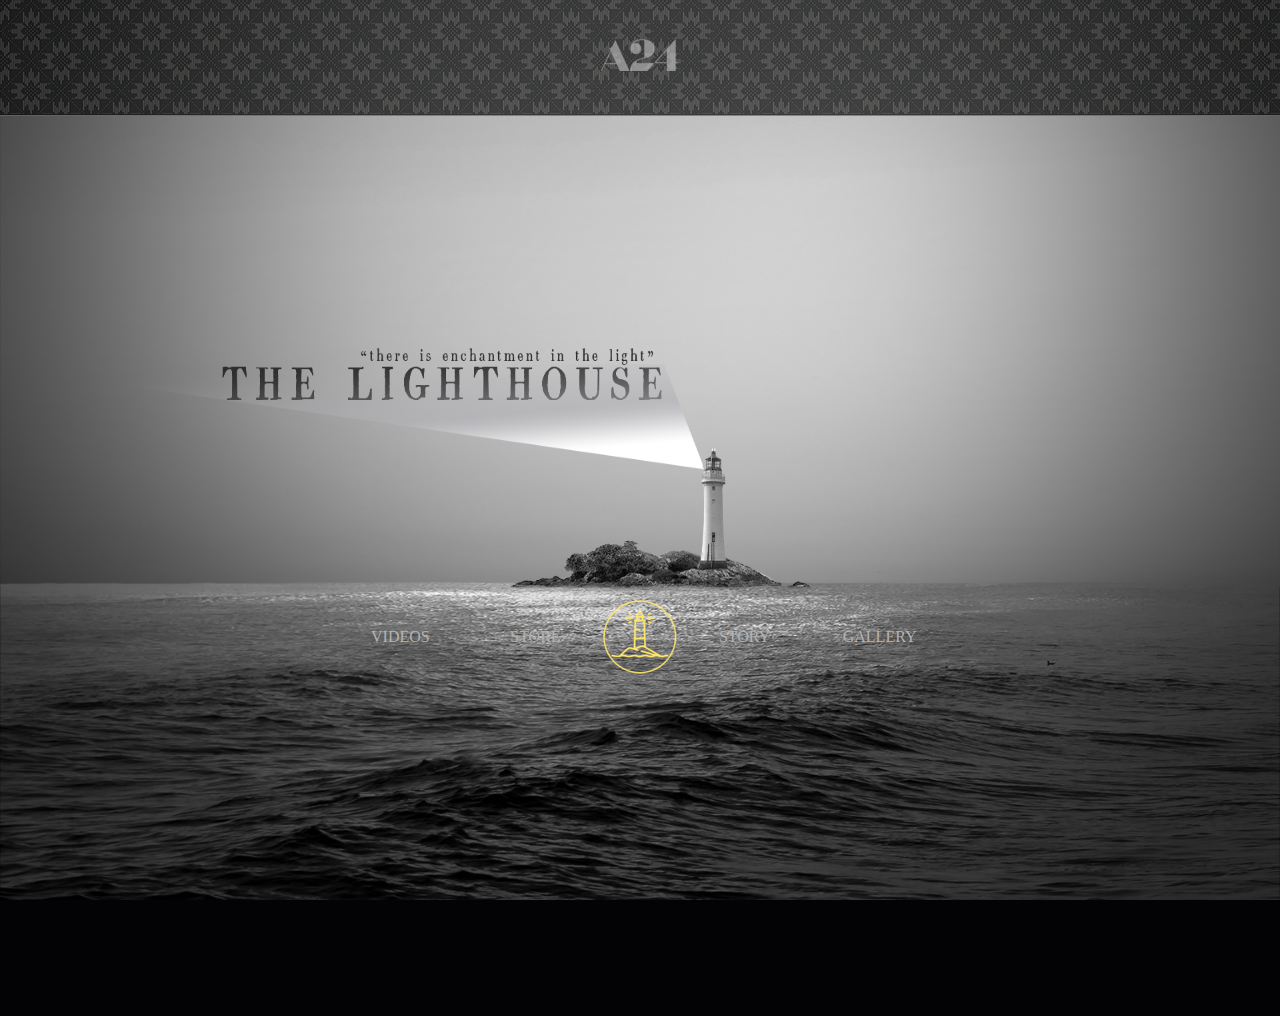
<file: index.html>
<!DOCTYPE html>
<html lang="en">

<head>
    <meta charset="UTF-8">
    <meta name="viewport" content="width=device-width, initial-scale=1.0">
    <link href="style.css" rel="stylesheet">
    <link rel="icon" type="image/png" href="images/">
    <link href="https://fonts.googleapis.com/css?family=Fira+Sans+Condensed:900|Open+Sans:400,700|Oswald&display=swap"
        rel="stylesheet">
    <link href="//db.onlinewebfonts.com/c/e69e984c7db16e7d895e2b3571fce5e0?family=1820+Modern" rel="stylesheet"
        type="text/css" />
    <link rel="stylesheet" href="https://cdnjs.cloudflare.com/ajax/libs/font-awesome/4.7.0/css/font-awesome.min.css">
    <link rel="apple-touch-icon" sizes="180x180" href="images/apple-touch-icon.png">
    <link rel="icon" type="image/png" sizes="32x32" href="images/favicon-32x32.png">
    <link rel="icon" type="image/png" sizes="16x16" href="images/favicon-16x16.png">
    <title>The Lighthouse Unofficial Site</title>
</head>

<body id="index">
    <header>
        <div class="footernav">
            <a href="https://a24films.com/" target="_blank" class="btm"><img src="images/a24_logo_hvid.png" alt="a24 logo"></a>
        </div>
    </header>
    <div id="wrapper">
        <div>
            <a href="https://grandteatret.dk/film/the-lighthouse/" target="_blank" class="button">GET TICKETS</a>
            <a href="https://www.amazon.com/Lighthouse-Willem-Dafoe/dp/B07Z4236MR/" target="_blank" class="button-2">WATCH HOME</a>
        </div>
        <section>
            <ul>
                <li><a href="videos.html" class="index-link">VIDEOS</a></li>
                <li><a href="https://shop.a24films.com/" target="_blank" class="index-link">STORE</a></li>
                <li><a href="index.html"><img src="images/tower.png" alt="tower icon" class="brightness shadow"></a></li>
                <li><a href="story.html" class="index-link">STORY</a></li>
                <li><a href="gallery.html" class="index-link">GALLERY</a></li>
            </ul>
        </section>
        <!-- <footer id="index-footer"></footer> -->
    </div>
    <!--End of Wrapper 1280px-->
</body>

</html>
</file>
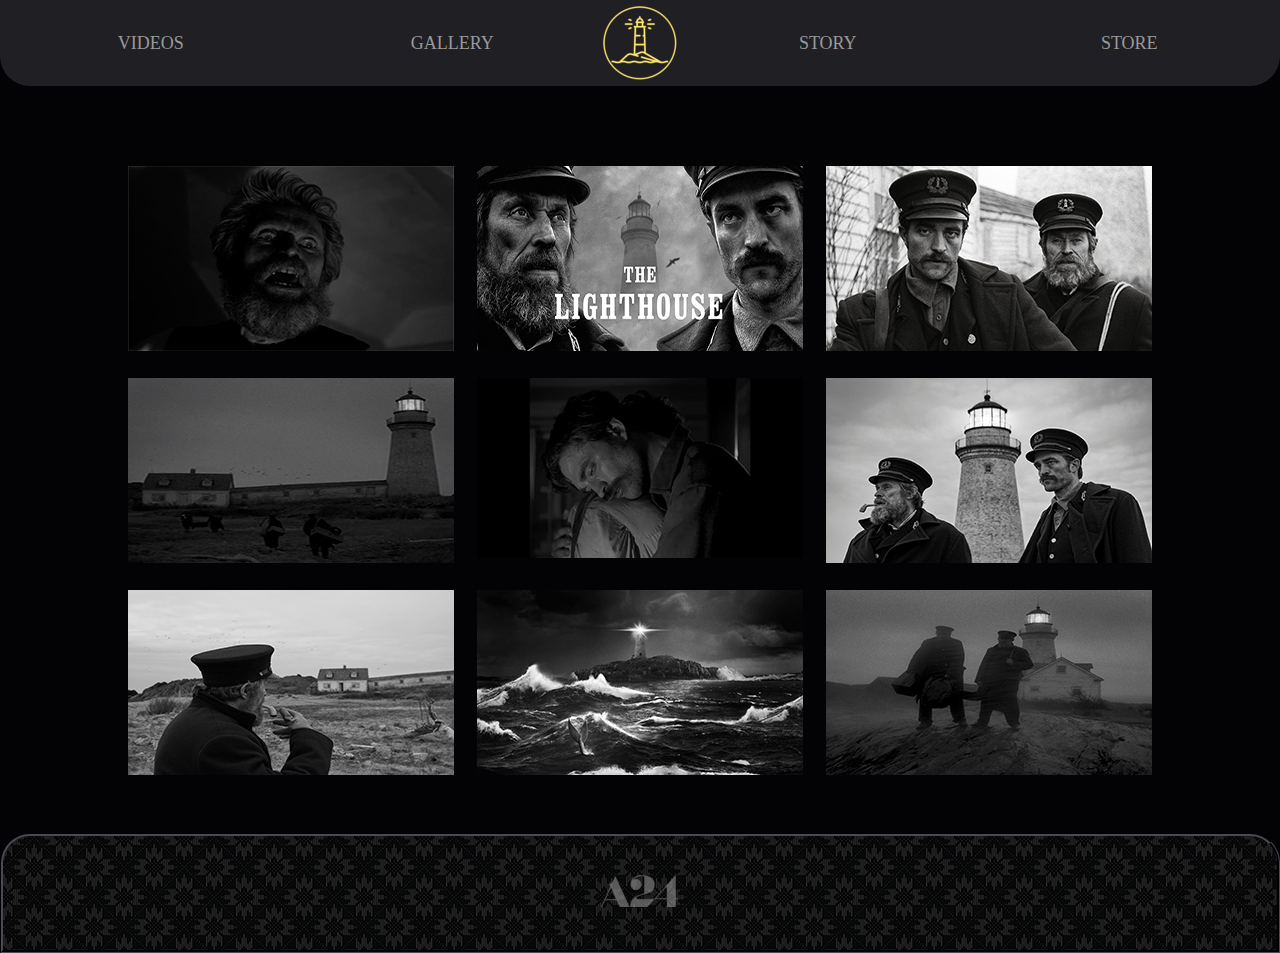
<file: gallery.html>
<!DOCTYPE html>
<html lang="en">
  <head>
    <meta charset="UTF-8" />
    <meta name="viewport" content="width=device-width, initial-scale=1.0" />
    <link href="style.css" rel="stylesheet" />
    <link rel="icon" type="image/png" href="images/" />
    <link
      href="https://fonts.googleapis.com/css?family=Fira+Sans+Condensed|Open+Sans:400,700|Oswald&display=swap"
      rel="stylesheet"
    />
    <link
      href="//db.onlinewebfonts.com/c/e69e984c7db16e7d895e2b3571fce5e0?family=1820+Modern"
      rel="stylesheet"
      type="text/css"
    />
    <link
      rel="stylesheet"
      href="https://cdnjs.cloudflare.com/ajax/libs/font-awesome/4.7.0/css/font-awesome.min.css"
    />
    <link
      rel="apple-touch-icon"
      sizes="180x180"
      href="images/apple-touch-icon.png"
    />
    <link
      rel="icon"
      type="image/png"
      sizes="32x32"
      href="images/favicon-32x32.png"
    />
    <link
      rel="icon"
      type="image/png"
      sizes="16x16"
      href="images/favicon-16x16.png"
    />
    <link rel="manifest" href="/site.webmanifest" />
    <title>The Lighthouse Unofficial Site</title>
  </head>
  <body>
    <div id="wrapper">
      <header>
        <nav>
          <ul>
            <li><a href="videos.html">VIDEOS</a></li>
            <li><a href="gallery.html">GALLERY</a></li>
            <li>
              <a href="index.html"
                ><img
                  src="images/tower.png"
                  alt="tower icon"
                  class="brightness shadow"
              /></a>
            </li>
            <li><a href="story.html">STORY</a></li>
            <li>
              <a href="https://shop.a24films.com/" target="_blank">STORE</a>
            </li>
          </ul>
        </nav>
      </header>

      <div class="gallery">
        <figure class="gallery__item gallery__item-1">
          <a href="#modal-1">
            <img src="images/image-1.jpg" class="gallery__img" alt="Image 1" />
          </a>
        </figure>
        <figure class="gallery__item gallery__item-2">
          <a href="#modal-2">
            <img src="images/image-2.jpg" class="gallery__img" alt="Image 2" />
          </a>
        </figure>
        <figure class="gallery__item gallery__item-3">
          <a href="#modal-3">
            <img src="images/image-3.jpg" class="gallery__img" alt="Image 3" />
          </a>
        </figure>
        <figure class="gallery__item gallery__item-4">
          <a href="#modal-4">
            <img src="images/image-4.jpg" class="gallery__img" alt="Image 4" />
          </a>
        </figure>
        <figure class="gallery__item gallery__item-5">
          <a href="#modal-5">
            <img src="images/image-5.jpg" class="gallery__img" alt="Image 5" />
          </a>
        </figure>
        <figure class="gallery__item gallery__item-6">
          <a href="#modal-6">
            <img src="images/image-6.jpg" class="gallery__img" alt="Image 6" />
          </a>
        </figure>
        <figure class="gallery__item gallery__item-7">
          <a href="#modal-7">
            <img src="images/image-7.jpg" class="gallery__img" alt="Image 7" />
          </a>
        </figure>
        <figure class="gallery__item gallery__item-8">
          <a href="#modal-8">
            <img src="images/image-8.jpg" class="gallery__img" alt="Image 8" />
          </a>
        </figure>
        <figure class="gallery__item gallery__item-9">
          <a href="#modal-9">
            <img src="images/image-9.jpg" class="gallery__img" alt="Image 9" />
          </a>
        </figure>
      </div>

      <!-- Modal Gallery -->
      <div class="modal-gallery">
        <!-- Modal 1 -->
        <div id="modal-1" class="modal">
          <div class="modal-content">
            <a href="#" class="modal-close">&times;</a>
            <img src="images/image-1.jpg" alt="Image 1" class="modal-img" />
            <div class="modal-navigation">
              <a href="#modal-9" class="nav-button prev"
                ><i class="fa fa-angle-left"></i
              ></a>
              <a href="#modal-2" class="nav-button next"
                ><i class="fa fa-angle-right"></i
              ></a>
            </div>
          </div>
        </div>

        <!-- Modal 2 -->
        <div id="modal-2" class="modal">
          <div class="modal-content">
            <a href="#" class="modal-close">&times;</a>
            <img src="images/image-2.jpg" alt="Image 2" class="modal-img" />
            <div class="modal-navigation">
              <a href="#modal-1" class="nav-button prev"
                ><i class="fa fa-angle-left"></i
              ></a>
              <a href="#modal-3" class="nav-button next"
                ><i class="fa fa-angle-right"></i
              ></a>
            </div>
          </div>
        </div>

        <!-- Modal 3 -->
        <div id="modal-3" class="modal">
          <div class="modal-content">
            <a href="#" class="modal-close">&times;</a>
            <img src="images/image-3.jpg" alt="Image 3" class="modal-img" />
            <div class="modal-navigation">
              <a href="#modal-2" class="nav-button prev"
                ><i class="fa fa-angle-left"></i
              ></a>
              <a href="#modal-4" class="nav-button next"
                ><i class="fa fa-angle-right"></i
              ></a>
            </div>
          </div>
        </div>

        <!-- Modal 4 -->
        <div id="modal-4" class="modal">
          <div class="modal-content">
            <a href="#" class="modal-close">&times;</a>
            <img src="images/image-4.jpg" alt="Image 4" class="modal-img" />
            <div class="modal-navigation">
              <a href="#modal-3" class="nav-button prev"
                ><i class="fa fa-angle-left"></i
              ></a>
              <a href="#modal-5" class="nav-button next"
                ><i class="fa fa-angle-right"></i
              ></a>
            </div>
          </div>
        </div>

        <!-- Modal 5 -->
        <div id="modal-5" class="modal">
          <div class="modal-content">
            <a href="#" class="modal-close">&times;</a>
            <img src="images/image-5.jpg" alt="Image 5" class="modal-img" />
            <div class="modal-navigation">
              <a href="#modal-4" class="nav-button prev"
                ><i class="fa fa-angle-left"></i
              ></a>
              <a href="#modal-6" class="nav-button next"
                ><i class="fa fa-angle-right"></i
              ></a>
            </div>
          </div>
        </div>

        <!-- Modal 6 -->
        <div id="modal-6" class="modal">
          <div class="modal-content">
            <a href="#" class="modal-close">&times;</a>
            <img src="images/image-6.jpg" alt="Image 6" class="modal-img" />
            <div class="modal-navigation">
              <a href="#modal-5" class="nav-button prev"
                ><i class="fa fa-angle-left"></i
              ></a>
              <a href="#modal-7" class="nav-button next"
                ><i class="fa fa-angle-right"></i
              ></a>
            </div>
          </div>
        </div>

        <!-- Modal 7 -->
        <div id="modal-7" class="modal">
          <div class="modal-content">
            <a href="#" class="modal-close">&times;</a>
            <img src="images/image-7.jpg" alt="Image 7" class="modal-img" />
            <div class="modal-navigation">
              <a href="#modal-6" class="nav-button prev"
                ><i class="fa fa-angle-left"></i
              ></a>
              <a href="#modal-8" class="nav-button next"
                ><i class="fa fa-angle-right"></i
              ></a>
            </div>
          </div>
        </div>

        <!-- Modal 8 -->
        <div id="modal-8" class="modal">
          <div class="modal-content">
            <a href="#" class="modal-close">&times;</a>
            <img src="images/image-8.jpg" alt="Image 8" class="modal-img" />
            <div class="modal-navigation">
              <a href="#modal-7" class="nav-button prev"
                ><i class="fa fa-angle-left"></i
              ></a>
              <a href="#modal-9" class="nav-button next"
                ><i class="fa fa-angle-right"></i
              ></a>
            </div>
          </div>
        </div>

        <!-- Modal 9 -->
        <div id="modal-9" class="modal">
          <div class="modal-content">
            <a href="#" class="modal-close">&times;</a>
            <img src="images/image-9.jpg" alt="Image 9" class="modal-img" />
            <div class="modal-navigation">
              <a href="#modal-8" class="nav-button prev"
                ><i class="fa fa-angle-left"></i
              ></a>
              <a href="#modal-1" class="nav-button next"
                ><i class="fa fa-angle-right"></i
              ></a>
            </div>
          </div>
        </div>
      </div>

      <footer>
        <a href="https://a24films.com/" target="_blank" class="btm"
          ><img src="images/a24_logo_hvid.png" alt="a24 logo"
        /></a>
      </footer>
    </div>
    <!--End of Wrapper 1280px-->
  </body>
</html>
</file>
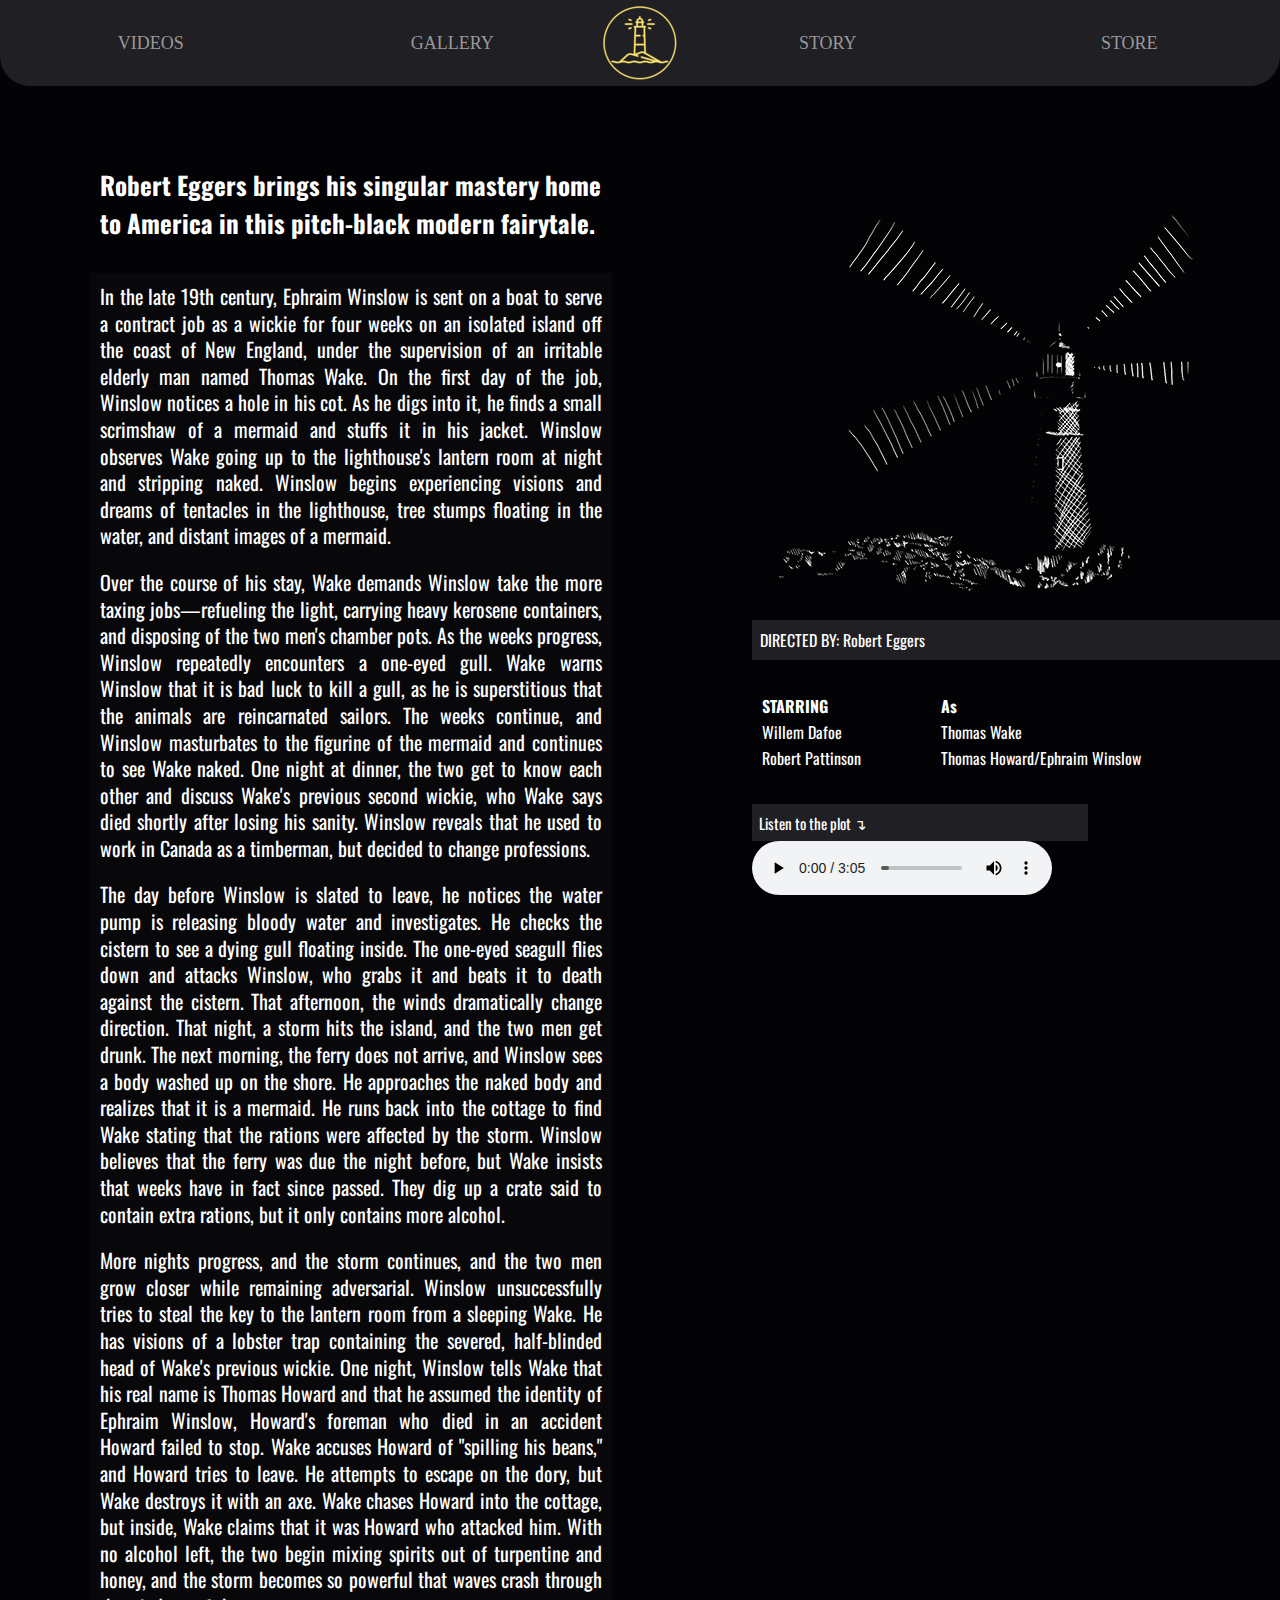
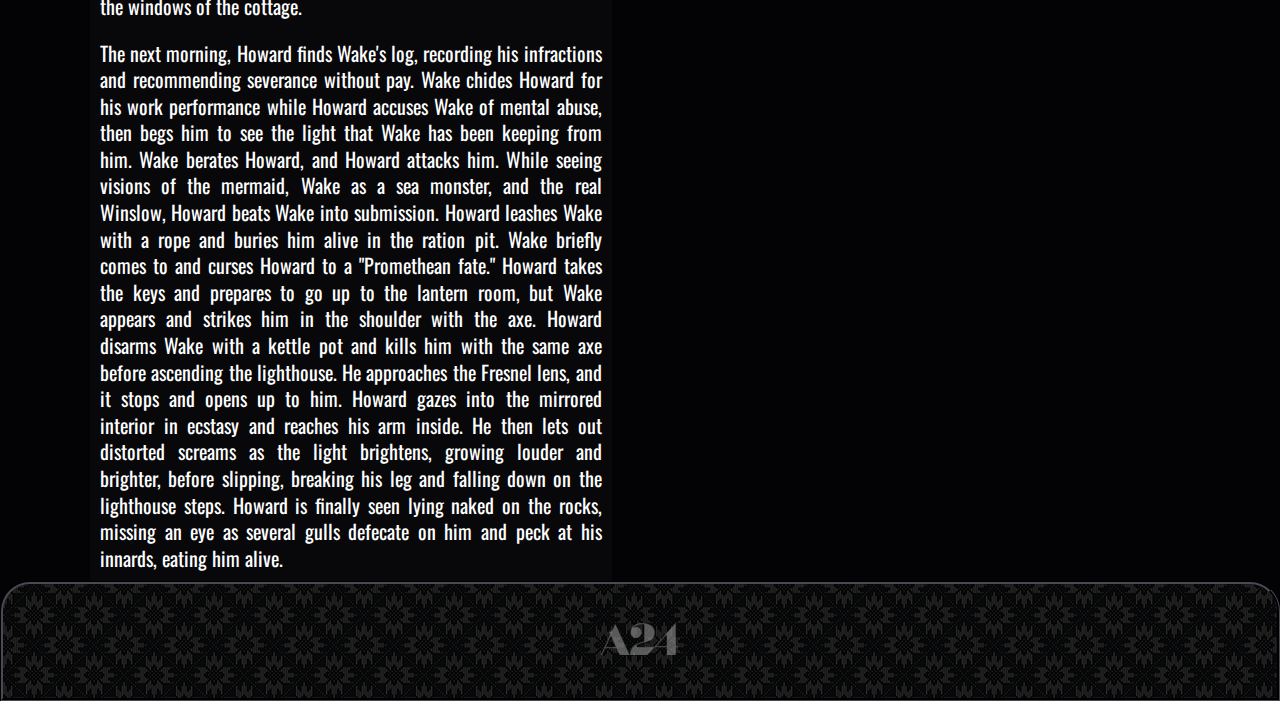
<file: story.html>
<!DOCTYPE html>
<html lang="en">
<head>
    <meta charset="UTF-8">
    <meta name="viewport" content="width=device-width, initial-scale=1.0">
	<link href="style.css" rel="stylesheet">
    <link rel="icon" type="image/png" href="images/">
    <link href="https://fonts.googleapis.com/css?family=Fira+Sans+Condensed|Open+Sans:400,700|Oswald&display=swap" rel="stylesheet"> 
    <link href="//db.onlinewebfonts.com/c/e69e984c7db16e7d895e2b3571fce5e0?family=1820+Modern" rel="stylesheet" type="text/css"/> 
    <link rel="stylesheet" href="https://cdnjs.cloudflare.com/ajax/libs/font-awesome/4.7.0/css/font-awesome.min.css">
    <link rel="apple-touch-icon" sizes="180x180" href="images/apple-touch-icon.png">
    <link rel="icon" type="image/png" sizes="32x32" href="images/favicon-32x32.png">
    <link rel="icon" type="image/png" sizes="16x16" href="images/favicon-16x16.png">
    <title>The Lighthouse Unofficial Site</title>
</head>
<body>
    <div id="wrapper">
        <header>
            <nav>
                <ul>
                    <li><a href="videos.html">VIDEOS</a></li>
                    <li><a href="gallery.html">GALLERY</a></li>
                    <li><a href="index.html"><img src="images/tower.png" alt="tower icon" class="brightness shadow"></a></li>
                    <li><a href="story.html">STORY</a></li>
                    <li><a href="https://shop.a24films.com/">STORE</a></li>
                </ul>
            </nav>
        </header>
        
        <div class="flex">
            <div class="left">
                <h1>Robert Eggers brings his singular mastery home to America in this pitch-black modern fairytale.</h1>
                <p class="para">In the late 19th century, Ephraim Winslow is sent on a boat to serve a contract job as a wickie for four weeks on an isolated island off the coast of New England, under the supervision of an irritable elderly man named Thomas Wake. On the first day of the job, Winslow notices a hole in his cot. As he digs into it, he finds a small scrimshaw of a mermaid and stuffs it in his jacket. Winslow observes Wake going up to the lighthouse's lantern room at night and stripping naked. Winslow begins experiencing visions and dreams of tentacles in the lighthouse, tree stumps floating in the water, and distant images of a mermaid.</p>
                <p class="para">Over the course of his stay, Wake demands Winslow take the more taxing jobs—refueling the light, carrying heavy kerosene containers, and disposing of the two men's chamber pots. As the weeks progress, Winslow repeatedly encounters a one-eyed gull. Wake warns Winslow that it is bad luck to kill a gull, as he is superstitious that the animals are reincarnated sailors. The weeks continue, and Winslow masturbates to the figurine of the mermaid and continues to see Wake naked. One night at dinner, the two get to know each other and discuss Wake's previous second wickie, who Wake says died shortly after losing his sanity. Winslow reveals that he used to work in Canada as a timberman, but decided to change professions.</p>
                <p class="para">The day before Winslow is slated to leave, he notices the water pump is releasing bloody water and investigates. He checks the cistern to see a dying gull floating inside. The one-eyed seagull flies down and attacks Winslow, who grabs it and beats it to death against the cistern. That afternoon, the winds dramatically change direction. That night, a storm hits the island, and the two men get drunk. The next morning, the ferry does not arrive, and Winslow sees a body washed up on the shore. He approaches the naked body and realizes that it is a mermaid. He runs back into the cottage to find Wake stating that the rations were affected by the storm. Winslow believes that the ferry was due the night before, but Wake insists that weeks have in fact since passed. They dig up a crate said to contain extra rations, but it only contains more alcohol.</p>
                <p class="para">More nights progress, and the storm continues, and the two men grow closer while remaining adversarial. Winslow unsuccessfully tries to steal the key to the lantern room from a sleeping Wake. He has visions of a lobster trap containing the severed, half-blinded head of Wake's previous wickie. One night, Winslow tells Wake that his real name is Thomas Howard and that he assumed the identity of Ephraim Winslow, Howard's foreman who died in an accident Howard failed to stop. Wake accuses Howard of "spilling his beans," and Howard tries to leave. He attempts to escape on the dory, but Wake destroys it with an axe. Wake chases Howard into the cottage, but inside, Wake claims that it was Howard who attacked him. With no alcohol left, the two begin mixing spirits out of turpentine and honey, and the storm becomes so powerful that waves crash through the windows of the cottage.</p>
                <p class="para">The next morning, Howard finds Wake's log, recording his infractions and recommending severance without pay. Wake chides Howard for his work performance while Howard accuses Wake of mental abuse, then begs him to see the light that Wake has been keeping from him. Wake berates Howard, and Howard attacks him. While seeing visions of the mermaid, Wake as a sea monster, and the real Winslow, Howard beats Wake into submission. Howard leashes Wake with a rope and buries him alive in the ration pit. Wake briefly comes to and curses Howard to a "Promethean fate." Howard takes the keys and prepares to go up to the lantern room, but Wake appears and strikes him in the shoulder with the axe. Howard disarms Wake with a kettle pot and kills him with the same axe before ascending the lighthouse. He approaches the Fresnel lens, and it stops and opens up to him. Howard gazes into the mirrored interior in ecstasy and reaches his arm inside. He then lets out distorted screams as the light brightens, growing louder and brighter, before slipping, breaking his leg and falling down on the lighthouse steps. Howard is finally seen lying naked on the rocks, missing an eye as several gulls defecate on him and peck at his innards, eating him alive. </p>
            </div>
              
            <div class="right">
                <img src="images/lighthouse_story450.png" alt="The Lighthouse Photo" class="lt-photo"> 
                <table style="width:100%">
                    <caption>DIRECTED BY: Robert Eggers</caption>
                    <tr>
                    <th>STARRING</th>
                    <th>As</th>
                    </tr>
                    <tr>
                    <td>Willem Dafoe</td>
                    <td>Thomas Wake</td>
                    </tr>
                    <tr>
                    <td>Robert Pattinson</td>
                    <td>Thomas Howard/Ephraim Winslow</td>
                    </tr>
                </table>
                
                <p class="listen-now">Listen to the plot &#8628</p>
                <audio controls>
                  <source src="audio/lighthouse_story.ogg" type="audio/ogg">
                  <source src="audio/lighthouse_story.mp3" type="audio/mpeg">
                  Your browser does not support the audio element.
                </audio> 
            </div>
        </div>

        <footer>
            <a href="https://a24films.com/" target="_blank" class="btm"><img src="images/a24_logo_hvid.png" alt="a24 logo"></a>
        </footer>
    </div> <!--End of Wrapper 1280px-->
</body>
</html>
</file>
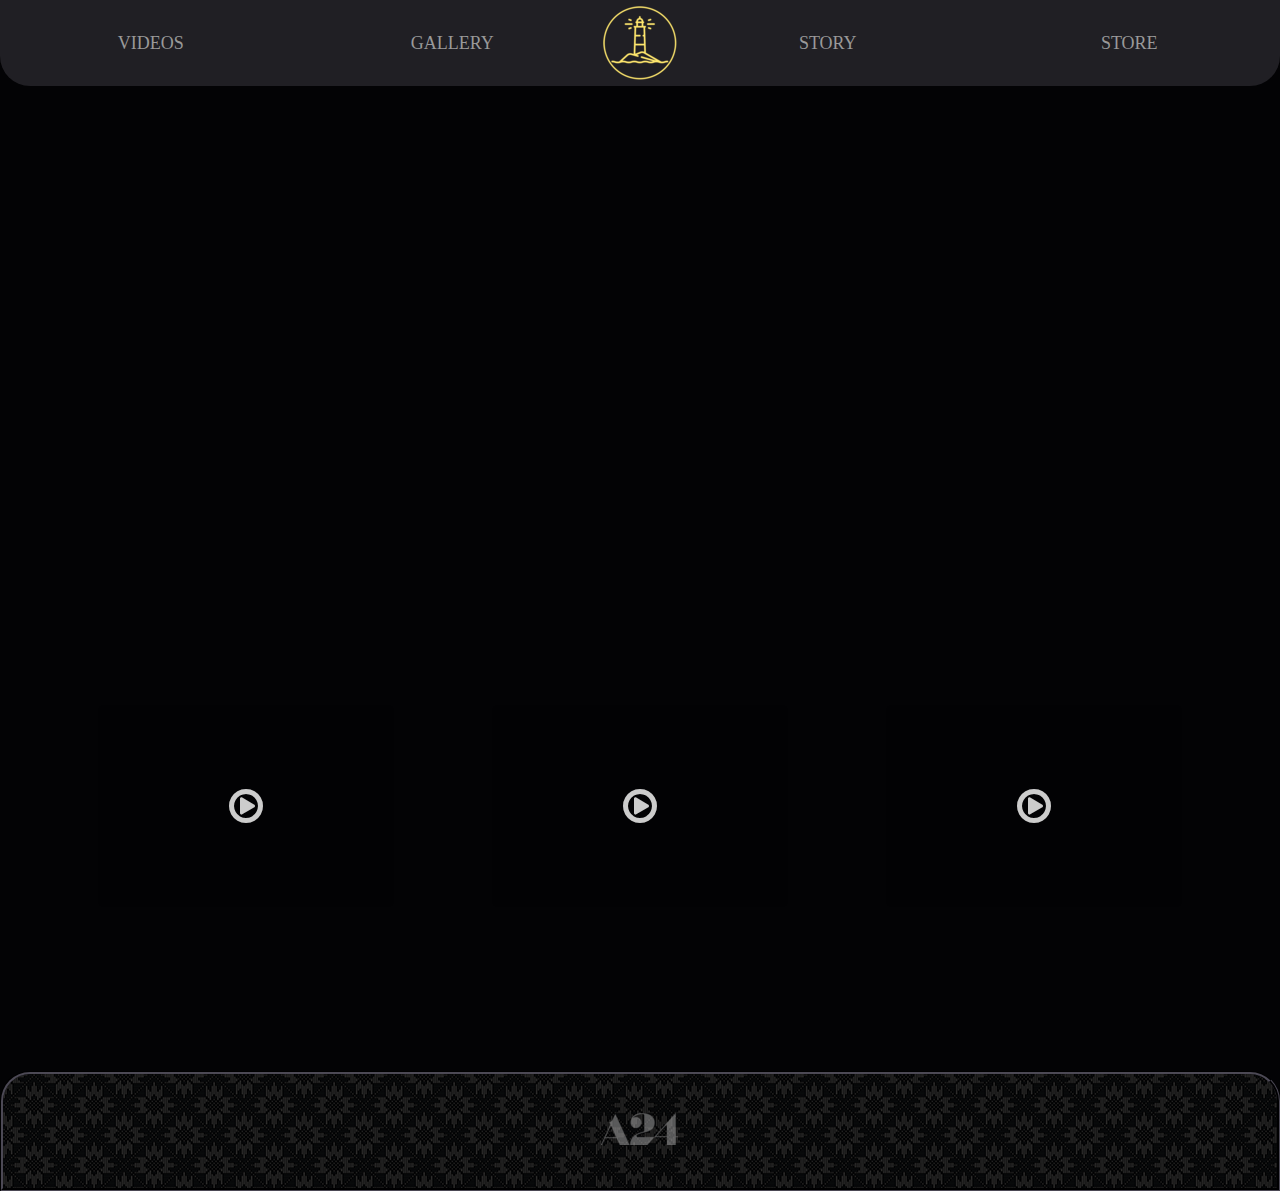
<file: videos.html>
<!DOCTYPE html>
<html lang="en">
  <head>
    <meta charset="UTF-8" />
    <meta name="viewport" content="width=device-width, initial-scale=1.0" />
    <link href="style.css" rel="stylesheet" />
    <link rel="icon" type="image/png" href="images/" />
    <link
      href="https://fonts.googleapis.com/css?family=Fira+Sans+Condensed|Open+Sans:400,700|Oswald&display=swap"
      rel="stylesheet"
    />
    <link
      href="//db.onlinewebfonts.com/c/e69e984c7db16e7d895e2b3571fce5e0?family=1820+Modern"
      rel="stylesheet"
      type="text/css"
    />
    <link
      rel="apple-touch-icon"
      sizes="180x180"
      href="images/apple-touch-icon.png"
    />
    <link
      rel="icon"
      type="image/png"
      sizes="32x32"
      href="images/favicon-32x32.png"
    />
    <link
      rel="icon"
      type="image/png"
      sizes="16x16"
      href="images/favicon-16x16.png"
    />
    <link
      rel="stylesheet"
      href="https://cdnjs.cloudflare.com/ajax/libs/font-awesome/4.7.0/css/font-awesome.min.css"
    />
    <title>The Lighthouse Unofficial Site</title>
    <style>
      .small-video-overlay {
        position: absolute;
        top: 0;
        left: 0;
        width: 100%;
        height: 100%;
        background-color: rgba(0, 0, 0, 0.2);
        z-index: 10;
        cursor: pointer;
        display: flex;
        justify-content: center;
        align-items: center;
        transition: background-color 0.3s ease;
      }

      .small-video-overlay:hover {
        background-color: rgba(0, 0, 0, 0.5);
      }

      .small-video-overlay i {
        font-size: 40px;
        color: white;
        opacity: 0.8;
        transition: transform 0.3s ease, opacity 0.3s ease;
      }

      .small-video-overlay:hover i {
        transform: scale(1.2);
        opacity: 1;
      }

      .video-container {
        position: relative;
        overflow: hidden;
        border-radius: 6px;
      }

      .video-container iframe {
        border: none;
        box-shadow: 0 4px 8px rgba(0, 0, 0, 0.3);
      }
    </style>
  </head>
  <body>
    <div id="wrapper">
      <header>
        <nav>
          <ul>
            <li><a href="videos.html">VIDEOS</a></li>
            <li><a href="gallery.html">GALLERY</a></li>
            <li>
              <a href="index.html"
                ><img
                  src="images/tower.png"
                  alt="tower icon"
                  class="brightness shadow"
              /></a>
            </li>
            <li><a href="story.html">STORY</a></li>
            <li>
              <a href="https://shop.a24films.com/" target="_blank">STORE</a>
            </li>
          </ul>
        </nav>
      </header>
      <div class="videos">
        <div class="div1">
          <div class="video-container small-video">
            <iframe
              width="295"
              height="320"
              src="https://www.youtube.com/embed/SBPeB6lL2Fk"
              frameborder="0"
              allow="accelerometer; autoplay; encrypted-media; gyroscope; picture-in-picture"
              allowfullscreen
            ></iframe>
            <div class="small-video-overlay">
              <i class="fa fa-play-circle-o" aria-hidden="true"></i>
            </div>
          </div>
        </div>

        <div class="div2">
          <div class="video-container small-video">
            <iframe
              width="295"
              height="320"
              src="https://www.youtube.com/embed/IYbXJjm1bIw"
              frameborder="0"
              allow="accelerometer; autoplay; encrypted-media; gyroscope; picture-in-picture"
              allowfullscreen
            ></iframe>
            <div class="small-video-overlay">
              <i class="fa fa-play-circle-o" aria-hidden="true"></i>
            </div>
          </div>
        </div>

        <div class="div3">
          <div class="video-container small-video">
            <iframe
              width="295"
              height="320"
              src="https://www.youtube.com/embed/o87HYkTiUR4"
              frameborder="0"
              allow="accelerometer; autoplay; encrypted-media; gyroscope; picture-in-picture"
              allowfullscreen
            ></iframe>
            <div class="small-video-overlay">
              <i class="fa fa-play-circle-o" aria-hidden="true"></i>
            </div>
          </div>
        </div>

        <div class="div4">
          <div class="video-container main-video">
            <iframe
              width="690"
              height="432"
              src="https://www.youtube.com/embed/Hyag7lR8CPA"
              frameborder="0"
              allow="accelerometer; autoplay; encrypted-media; gyroscope; picture-in-picture"
              allowfullscreen
            ></iframe>
          </div>
        </div>
      </div>
      <footer>
        <a href="https://a24films.com/" target="_blank" class="btm"
          ><img src="images/a24_logo_hvid.png" alt="a24 logo"
        /></a>
      </footer>
    </div>
    <!--End of Wrapper 1280px-->

    <script>
      document.addEventListener("DOMContentLoaded", function () {
        // Get all small video overlays and main video iframe
        const smallVideoOverlays = document.querySelectorAll(
          ".small-video-overlay"
        );
        const mainVideoIframe = document.querySelector(".main-video iframe");

        // Add click event listener to each small video overlay
        smallVideoOverlays.forEach((overlay) => {
          overlay.addEventListener("click", function () {
            // Get the iframe inside the parent container of this overlay
            const smallIframe = this.parentElement.querySelector("iframe");

            // Get the video source URL from the small iframe
            const smallVideoSrc = smallIframe.getAttribute("src");

            // Get the current main video source
            const mainVideoSrc = mainVideoIframe.getAttribute("src");

            // Swap the video sources
            mainVideoIframe.setAttribute("src", smallVideoSrc);
            smallIframe.setAttribute("src", mainVideoSrc);

            // Scroll to main video for better UX
            document
              .querySelector(".div4")
              .scrollIntoView({ behavior: "smooth" });
          });
        });
      });
    </script>
  </body>
</html>
</file>
<file: style.css>
/* CSS Document */

/* General CSS rules for all documents */
* {
  margin: 0px;
  padding: 0px;
  box-sizing: border-box;
}
html,
body {
  height: 100%;
}
img {
  width: 100%;
  height: auto;
}
#wrapper {
  max-width: 1280px;
  margin: 0 auto;
  min-height: 100%;
  display: flex;
  flex-direction: column;
}
body {
  background-color: #030305;
}
/* Header for Grid pages */
nav ul {
  text-align: center;
  list-style: none;
  display: flex;
  flex-direction: row;
  align-items: center;
  text-decoration: none;
  max-width: 100%;
  height: 86px;
  background-color: #201f24;
  border-radius: 0px 0px 30px 30px;
  -moz-border-radius: 0px 0px 30px 30px;
  -webkit-border-radius: 0px 0px 30px 30px;
}
nav ul li:nth-child(3) {
  max-width: 74px;
  max-height: 74px;
}
.shadow:hover {
  filter: drop-shadow(1px 1px 1px white);
}
.brightness:hover {
  filter: brightness(150%);
}
nav li {
  list-style: none;
  flex: 1;
}
nav a {
  font-size: 18px;
  text-decoration: none;
  color: #999999;
  font-family: "1820 modern";
}
nav a:hover {
  text-shadow: 0 -1px 0 #fff, 0 1px 0 #2e2e2e, 0 2px 0 #2c2c2c, 0 3px 0 #2a2a2a,
    0 4px 0 #282828, 0 5px 0 #262626, 0 6px 0 #242424, 0 7px 0 #222,
    0 8px 0 #202020, 0 9px 0 #1e1e1e, 0 10px 0 #1c1c1c, 0 11px 0 #1a1a1a,
    0 12px 0 #181818, 0 13px 0 #161616, 0 14px 0 #141414, 0 15px 0 #121212,
    0 22px 30px rgba(0, 0, 0, 0.9);
}
/* Footer for Grid Pages */
footer {
  display: grid;
  grid-template: repeat(3, 1fr) / repeat(3, 1fr);
  background-color: black;
  margin-top: auto;
  bottom: 0;
  left: 0;
  right: 0;
  max-height: 120px;
  width: 100%;
  background-image: url("images/lt_footer.png");
  opacity: 0.7;
  border: 3px groove #201f24;
  border-radius: 30px 30px 0px 0px;
  -moz-border-radius: 30px 30px 0px 0px;
  -webkit-border-radius: 30px 30px 0px 0px;
}
footer > a {
  grid-area: 2/2/2/3;
  text-align: center;
}
footer img {
  opacity: 0.5;
  max-width: 77px;
  max-height: 34px;
}
footer img:hover {
  opacity: 1;
}
.video-container {
  /* Responsive Youtube Embeds */
  position: relative;
  padding-bottom: 56.25%; /* - for 16:9 video*/
  /*padding-bottom: 75%;*/ /* - for 4:3 video*/
  padding-top: 35px;
  height: 0;
  overflow: hidden;
}
.video-container iframe {
  position: absolute;
  top: 0;
  left: 0;
  width: 100%;
  height: 100%;
}
/* End of General CSS */

/* Index.html CSS */
/* ID's */
#index {
  background-image: url("images/index.png");
  background-position: center center;
  background-repeat: no-repeat;
  overflow: hidden;
}
/* --- */
/* Element Selectors */
section ul {
  text-align: center;
  display: flex;
  margin: auto;
  margin-top: 37.33vw;
  max-width: 48%;
  height: 86px;
  text-align: center;
  flex-direction: row;
  align-items: center;
  text-decoration: none;
  /* background-color: rgba(87, 87, 87, 0.1); */
  border-radius: 30px 30px 30px 30px;
  -moz-border-radius: 30px 30px 30px 30px;
  -webkit-border-radius: 30px 30px 30px 30px;
}
/* section ul li:nth-child(4) {
    margin-right: 5em;
  } */
section ul li:nth-child(3) {
  max-width: 74px;
  max-height: 74px;
}
section li {
  list-style: none;
  flex: 1;
}
section a {
  font-size: 16px;
  text-decoration: none;
  color: #b3b3b3;
  font-family: "1820 modern";
}
section a:hover {
  text-shadow: 0 -1px 0 #fff, 0 1px 0 #2e2e2e, 0 2px 0 #2c2c2c, 0 3px 0 #2a2a2a,
    0 4px 0 #282828, 0 5px 0 #262626, 0 6px 0 #242424, 0 7px 0 #222,
    0 8px 0 #202020, 0 9px 0 #1e1e1e, 0 10px 0 #1c1c1c, 0 11px 0 #1a1a1a,
    0 12px 0 #181818, 0 13px 0 #161616, 0 14px 0 #141414, 0 15px 0 #121212,
    0 22px 30px rgba(0, 0, 0, 0.9);
}
/* ----------------- */
/* Classes */
.button:hover {
  background-color: rgba(107, 107, 107, 0.8);
}
.button-2:hover {
  background-color: rgba(107, 107, 107, 0.8);
}
.button {
  background-color: rgba(107, 107, 107, 0.5);
  border: none;
  color: #2d2d2d;
  padding: 8px 57px;
  text-align: center;
  text-decoration: none;
  display: inline-block;
  font-size: 24px;
  font-family: "Fira Sans Condensed";
  right: 27.6vw;
  top: 29.2vw;
  position: absolute;
  border: 2px solid rgb(197, 197, 197);
  border-radius: 30px 30px 30px 30px;
  -moz-border-radius: 30px 30px 30px 30px;
  -webkit-border-radius: 30px 30px 30px 30px;
}
.button-2 {
  background-color: rgba(107, 107, 107, 0.5);
  border: none;
  color: #2d2d2d;
  padding: 8px 54px;
  text-align: center;
  text-decoration: none;
  display: inline-block;
  font-size: 24px;
  font-family: "Fira Sans Condensed";
  right: 27.6vw;
  top: 26.2vw;
  position: absolute;
  border: 2px solid rgb(197, 197, 197);
  border-radius: 30px 30px 30px 30px;
  -moz-border-radius: 30px 30px 30px 30px;
  -webkit-border-radius: 30px 30px 30px 30px;
}
.footernav {
  display: grid;
  grid-template: repeat(3, 1fr) / repeat(3, 1fr);
  background-color: black;
  left: 0;
  right: 0;
  max-height: 120px;
  width: 100%;
  background-image: url("images/lt_footer.png");
  opacity: 0.7;
  border-bottom: 2px groove #201f24;
  border-radius: 0px 0px 0px 0px;
  -moz-border-radius: 0px 0px 0px 0px;
  -webkit-border-radius: 0px 0px 0px 0px;
}
.footernav > a {
  grid-area: 2/2/2/3;
  text-align: center;
}
.footernav img {
  opacity: 0.5;
  max-width: 77px;
  max-height: 34px;
}
.footernav img:hover {
  opacity: 1;
}
.shadow:hover {
  filter: drop-shadow(1px 1px 1px white);
}
.brightness:hover {
  filter: brightness(150%);
}

/* ------- */

/* Videos.html CSS */
/* ID's */
/* --- */
/* Element Selectors */
/* ----------------- */
/* Classes */
.videos {
  display: grid;
  grid-template-columns: repeat(13, 1fr);
  grid-template-rows: repeat(9, 1fr);
  grid-column-gap: 0px;
  grid-row-gap: 0px;
  margin-top: 1rem;
  margin-bottom: 4rem;
}
.div1 {
  grid-area: 7 / 2 / 9 / 5;
}
.div2 {
  grid-area: 7 / 6 / 9 / 9;
}
.div3 {
  grid-area: 7/ 10 / 9 / 13;
}
.div4 {
  grid-area: 2 / 4 / 8 / 11;
}
/* ------- */

/* Gallery.html CSS */
/* ID's */
/* --- */
/* Element Selectors */
/* ----------------- */
/* Classes */
.gallery {
  display: grid;
  grid-template-columns: repeat(auto-fit, minmax(326px, 1fr));
  /* grid-template-rows: repeat(3, 10vw); */
  grid-gap: 23px;
  margin: 5rem 8rem 4.2vw 8rem;
}
.gallery__img {
  width: 100%;
  height: 100%;
  object-fit: cover;
  /* border: 1px solid blueviolet; */
}

/* Modal Gallery CSS */
.modal {
  display: none;
  position: fixed;
  top: 0;
  left: 0;
  width: 100%;
  height: 100%;
  background-color: rgba(0, 0, 0, 0.9);
  z-index: 1000;
  overflow: auto;
  transition: all 0.3s ease;
}

.modal:target {
  display: block;
  animation: fadeIn 0.3s ease-in-out;
}

@keyframes fadeIn {
  from {
    opacity: 0;
  }
  to {
    opacity: 1;
  }
}

.modal-content {
  position: relative;
  display: flex;
  flex-direction: column;
  justify-content: center;
  align-items: center;
  width: 100%;
  height: 100%;
  max-width: 100vw;
  margin: auto;
}

.modal-img {
  max-width: 90%;
  max-height: 85vh;
  object-fit: cover;
  margin: 0 auto;
  border: 2px solid #333;
  box-shadow: 0 0 20px rgba(0, 0, 0, 0.7);
}

.modal-close {
  position: absolute;
  top: 20px;
  right: 30px;
  color: #f1f1f1;
  font-size: 40px;
  font-weight: bold;
  text-decoration: none;
  transition: 0.3s;
  z-index: 1001;
}

.modal-close:hover,
.modal-close:focus {
  color: #bbb;
  transform: scale(1.2);
  text-decoration: none;
  cursor: pointer;
}

.modal-navigation {
  position: absolute;
  width: 100%;
  display: flex;
  justify-content: space-between;
  padding: 0 50px;
}

.nav-button {
  color: #fff;
  background-color: rgba(0, 0, 0, 0.5);
  border-radius: 50%;
  width: 50px;
  height: 50px;
  display: flex;
  justify-content: center;
  align-items: center;
  font-size: 30px;
  text-decoration: none;
  transition: all 0.3s ease;
}

.nav-button:hover {
  background-color: rgba(255, 255, 255, 0.2);
  transform: scale(1.1);
}

.prev {
  margin-right: auto;
}

.next {
  margin-left: auto;
}

/* Responsive adjustments for modal */
@media screen and (max-width: 768px) {
  .modal-img {
    max-width: 90%;
  }

  .modal-navigation {
    padding: 0 20px;
  }

  .nav-button {
    width: 40px;
    height: 40px;
    font-size: 24px;
  }
}

@media screen and (max-width: 480px) {
  .modal-close {
    top: 10px;
    right: 20px;
    font-size: 30px;
  }

  .nav-button {
    width: 35px;
    height: 35px;
    font-size: 20px;
  }
}

/* Hover effect for gallery images */
.gallery__item a {
  display: block;
  overflow: hidden;
  cursor: pointer;
}

.gallery__item img {
  transition: transform 0.3s ease;
}

.gallery__item a:hover img {
  transform: scale(1.05);
  filter: brightness(1.1);
}

/* ------- */

/* Story.html CSS */
/* ID's */

/* --- */
/* Element Selectors */
h1 {
  color: white;
  margin: 5rem 8rem 2rem 4em;
  font-size: 25px;
  line-height: 1.5em;
  font-family: "oswald";
}
caption {
  color: white;
  text-align: left;
  padding: 0.5em;
  margin-bottom: 2rem;
  background-color: #201f24;
}
table {
  margin-right: 21.4rem;
  font-family: "oswald";
  margin-bottom: 2em;
}
td,
tr {
  color: white;
  padding-left: 0.5em;
}
th {
  text-align: left;
  padding-left: 0.5em;
}
/* ----------------- */
/* Classes */
.flex {
  display: flex;
}
.left {
  flex: 2;
}
.right {
  flex: 1;
}
.lt-photo {
  max-width: 450px;
  max-height: 450px;
  margin-top: 5rem;
}
.para {
  color: white;
  padding: 0.5em;
  margin-left: 4.5em;
  margin-right: 7em;
  line-height: 1.33em;
  font-family: "oswald";
  font-size: 20px;
  background-color: rgba(32, 31, 36, 0.2);
  text-align: justify;
}
.listen-now {
  font-size: 15px;
  color: white;
  font-family: "oswald";
  margin-top: 1em;
  background-color: #201f24;
  padding: 0.5em;
  text-align: left;
  max-width: 63.6%;
}
/* ------- */

/* Extra small devices (phones, 768px and down) */
@media only screen and (max-width: 768px) {
  .flex {
    flex-direction: column;
  }
  .left {
    display: none;
  }
  .div1,
  .div2,
  .div3 {
    grid-template-columns: repeat(auto-fit, minmax(295px, 1fr));
  }
  .button {
    display: none;
  }
  .button-2 {
    display: none;
  }
  section ul li:nth-child(3) {
    display: none;
  }
  section a {
    font-size: 16px;
    text-decoration: none;
    color: #b3b3b3;
    font-family: "1820 modern";
    padding: 0.33%;
    margin: 0.33%;
    background-color: tomato;
  }
  section ul {
    flex-direction: column;
  }
}
@media only screen and (max-width: 1680px) {
  .button {
    display: none;
  }
  .button-2 {
    display: none;
  }
  #index {
    background-image: url("images/index.png");
    background-position: center;
    background-repeat: no-repeat center;
    background-size: 100% 100%;
    overflow: hidden;
  }
  section a {
    background-color: rgba(87, 87, 87, 0);
  }
}
</file>
